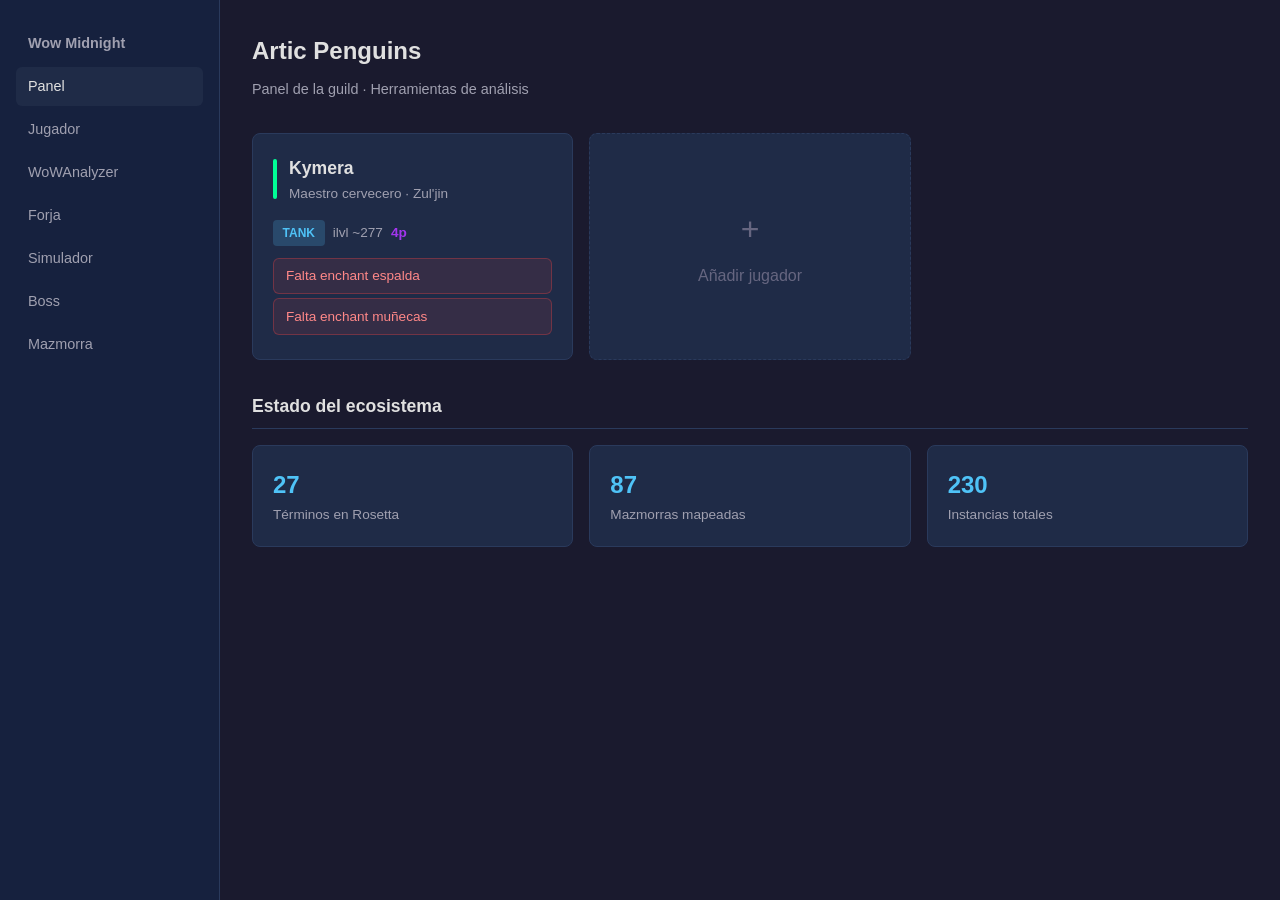
<file: pizarra/index.html>
<!DOCTYPE html>
<html lang="es">
<head>
  <meta charset="UTF-8">
  <meta name="viewport" content="width=device-width, initial-scale=1.0">
  <title>Pizarra - Wow Midnight</title>
  <link rel="stylesheet" href="css/pizarra.css">
</head>
<body>
  <div class="layout">
    <nav class="nav-lateral">
      <a href="index.html" class="nav-logo">Wow Midnight</a>
      <a href="index.html" class="activo">Panel</a>
      <a href="jugador.html">Jugador</a>
      <a href="wowanalyzer.html">WoWAnalyzer</a>
      <a href="forja.html">Forja</a>
      <a href="simulador.html">Simulador</a>
      <a href="boss.html">Boss</a>
      <a href="mazmorra.html">Mazmorra</a>
    </nav>

    <main class="contenido" id="app">
      <h1 class="titulo-pagina">Artic Penguins</h1>
      <p class="subtitulo">Panel de la guild &middot; Herramientas de an&aacute;lisis</p>

      <div class="grid-tarjetas" id="tarjetas">
        <!-- Se llena con JS -->
      </div>

      <div class="seccion" style="margin-top:2rem;">
        <h2 class="seccion-titulo">Estado del ecosistema</h2>
        <div style="display:grid; grid-template-columns:1fr 1fr 1fr; gap:1rem;">
          <div class="tarjeta">
            <div style="color:var(--accent);font-size:1.5rem;font-weight:700;" id="n-terminos">-</div>
            <div style="color:var(--text-secondary);font-size:0.85rem;">T&eacute;rminos en Rosetta</div>
          </div>
          <div class="tarjeta">
            <div style="color:var(--accent);font-size:1.5rem;font-weight:700;" id="n-mazmorras">-</div>
            <div style="color:var(--text-secondary);font-size:0.85rem;">Mazmorras mapeadas</div>
          </div>
          <div class="tarjeta">
            <div style="color:var(--accent);font-size:1.5rem;font-weight:700;" id="n-instancias">-</div>
            <div style="color:var(--text-secondary);font-size:0.85rem;">Instancias totales</div>
          </div>
        </div>
      </div>
    </main>
  </div>

  <script src="js/datos.js"></script>
  <script>
    // Datos de jugadores conocidos (se irá ampliando)
    const JUGADORES = [
      {
        nombre: 'Kymera',
        clase: 'Monje',
        spec: 'Maestro cervecero',
        rol: 'TANK',
        servidor: "Zul'jin",
        ilvl: '~277',
        tier: '4p',
        alertas: ['Falta enchant espalda', 'Falta enchant muñecas'],
        link: 'jugador.html?nombre=kymera'
      }
    ];

    function renderTarjetas() {
      const container = document.getElementById('tarjetas');
      let html = '';

      JUGADORES.forEach(j => {
        const colorTag = j.rol === 'TANK' ? 'tag-tank' : j.rol === 'HEALER' ? 'tag-healer' : 'tag-dps';
        const alertasHtml = j.alertas.length > 0
          ? `<div style="margin-top:0.75rem;">${j.alertas.map(a => `<div class="alerta" style="margin-bottom:0.25rem;padding:0.4rem 0.75rem;">${a}</div>`).join('')}</div>`
          : '';

        html += `
          <a href="${j.link}" class="tarjeta" style="text-decoration:none;color:inherit;">
            <div class="tarjeta-header">
              <div class="clase-indicator" style="background:${colorClase(j.clase)};"></div>
              <div>
                <div class="tarjeta-nombre">${j.nombre}</div>
                <div class="tarjeta-spec">${j.spec} &middot; ${j.servidor}</div>
              </div>
            </div>
            <div style="display:flex;gap:0.5rem;align-items:center;">
              <span class="tag ${colorTag}">${j.rol}</span>
              <span style="color:var(--text-secondary);font-size:0.85rem;">ilvl ${j.ilvl}</span>
              <span style="color:var(--epic);font-size:0.85rem;font-weight:600;">${j.tier}</span>
            </div>
            ${alertasHtml}
          </a>
        `;
      });

      // Placeholder para añadir más jugadores
      html += `
        <div class="tarjeta" style="display:flex;align-items:center;justify-content:center;border-style:dashed;color:var(--text-muted);">
          <div style="text-align:center;">
            <div style="font-size:2rem;margin-bottom:0.5rem;">+</div>
            <div>A&ntilde;adir jugador</div>
          </div>
        </div>
      `;

      container.innerHTML = html;
    }

    async function renderStats() {
      const mazmorras = await cargarJSON(RUTAS.mazmorras);
      const instancias = await cargarJSON(RUTAS.instancias);
      const stats = await cargarJSON(RUTAS.rosettaStats);

      if (mazmorras) {
        document.getElementById('n-mazmorras').textContent = mazmorras.mazmorras?.length || 0;
      }
      if (instancias) {
        document.getElementById('n-instancias').textContent = instancias.instancias?.length || 0;
      }
      if (stats) {
        document.getElementById('n-terminos').textContent = stats.terminos?.length || 0;
      }
    }

    renderTarjetas();
    renderStats();
  </script>
</body>
</html>
</file>
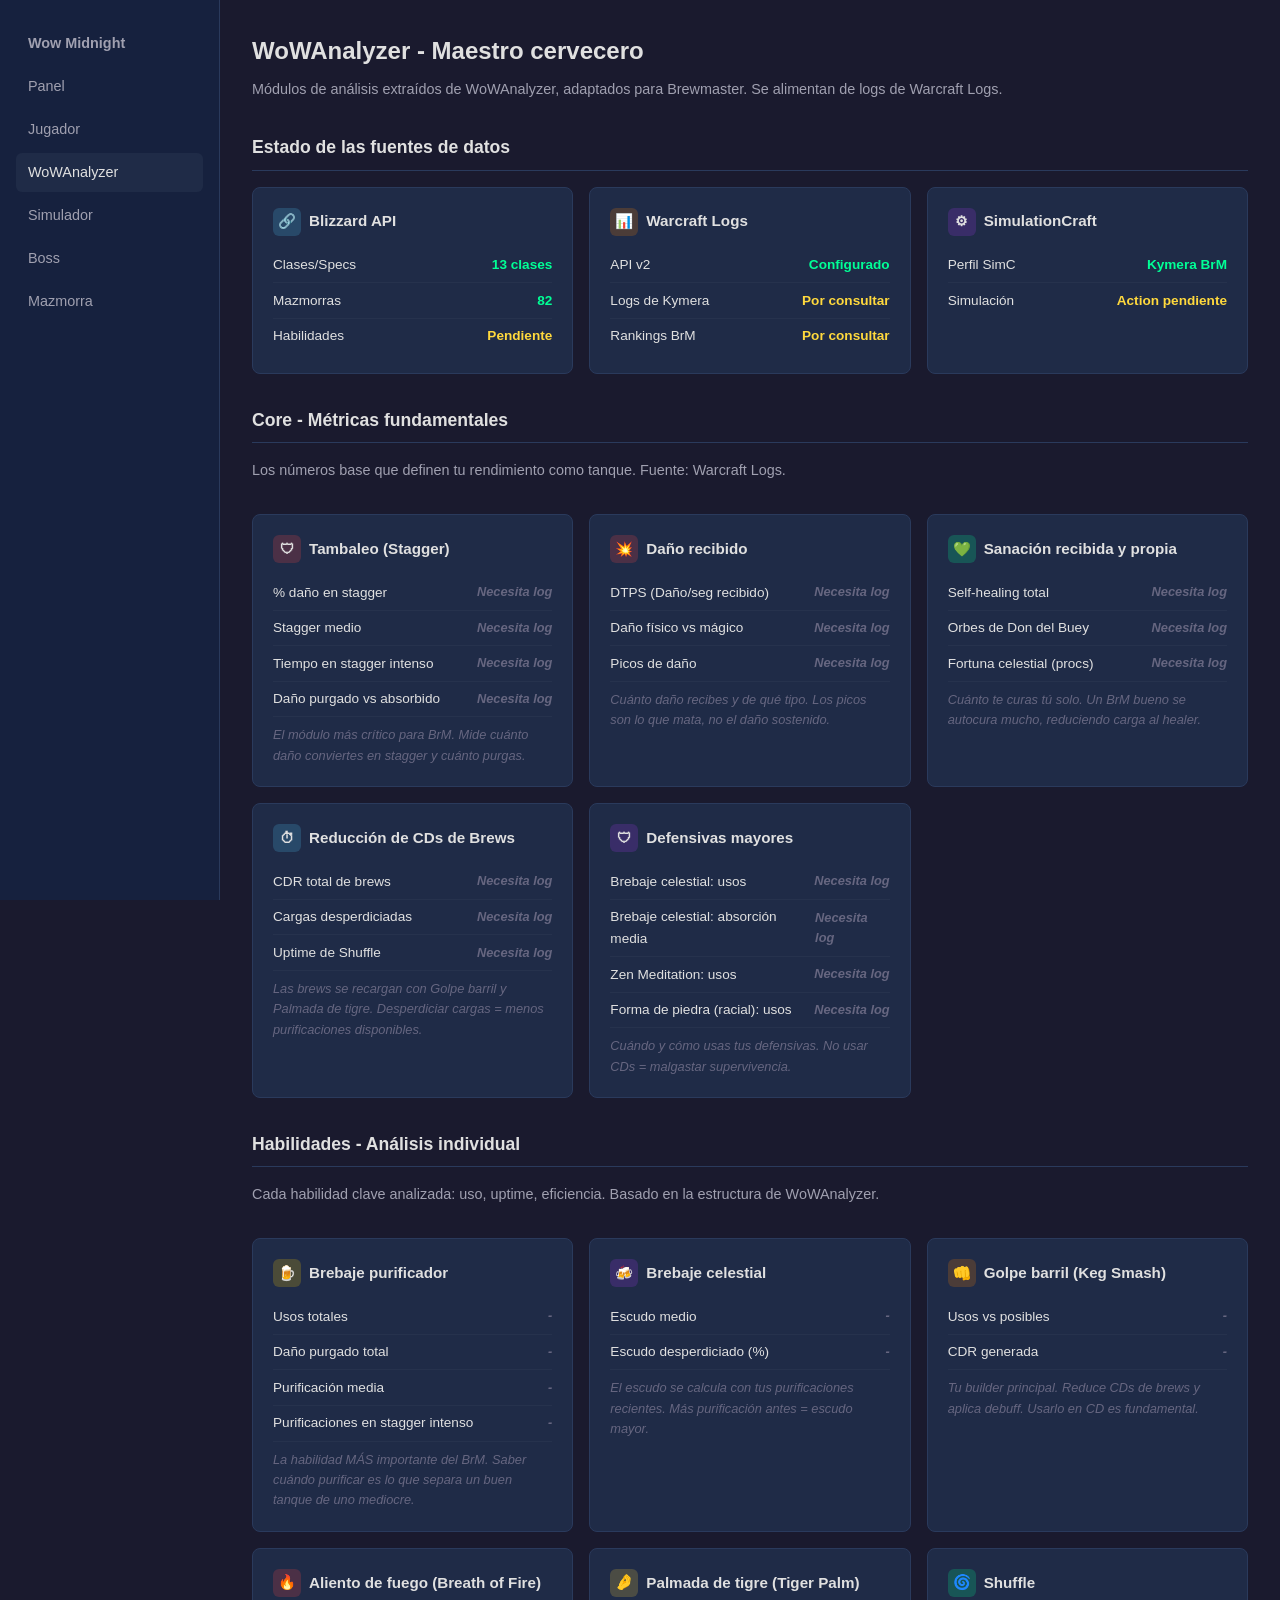
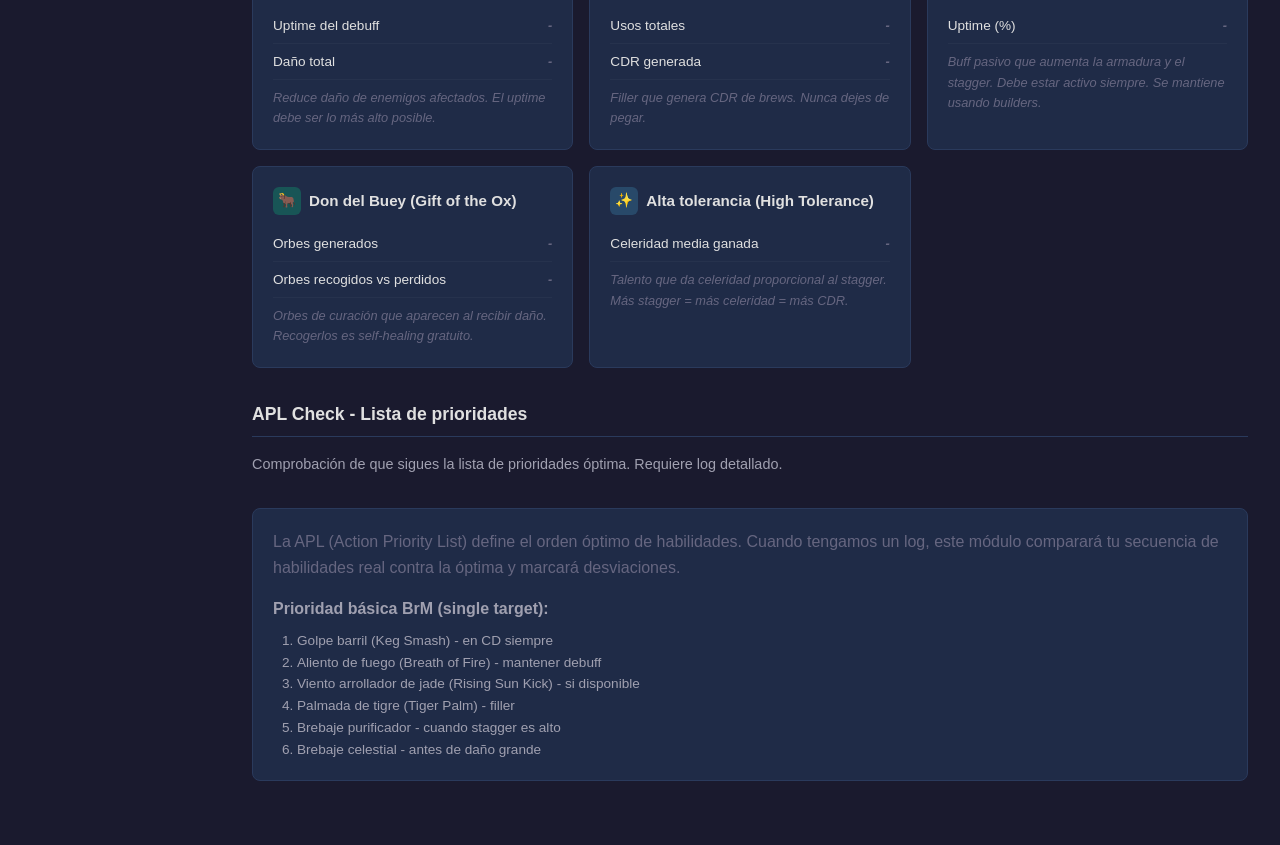
<file: pizarra/wowanalyzer.html>
<!DOCTYPE html>
<html lang="es">
<head>
  <meta charset="UTF-8">
  <meta name="viewport" content="width=device-width, initial-scale=1.0">
  <title>WoWAnalyzer - Pizarra</title>
  <link rel="stylesheet" href="css/pizarra.css">
</head>
<body>
  <div class="layout">
    <nav class="nav-lateral">
      <a href="index.html" class="nav-logo">Wow Midnight</a>
      <a href="index.html">Panel</a>
      <a href="jugador.html">Jugador</a>
      <a href="wowanalyzer.html" class="activo">WoWAnalyzer</a>
      <a href="simulador.html">Simulador</a>
      <a href="boss.html">Boss</a>
      <a href="mazmorra.html">Mazmorra</a>
    </nav>

    <main class="contenido">
      <h1 class="titulo-pagina">WoWAnalyzer - Maestro cervecero</h1>
      <p class="subtitulo">M&oacute;dulos de an&aacute;lisis extra&iacute;dos de WoWAnalyzer, adaptados para Brewmaster. Se alimentan de logs de Warcraft Logs.</p>

      <!-- Estado de conexiones -->
      <div class="seccion">
        <h2 class="seccion-titulo">Estado de las fuentes de datos</h2>
        <div style="display:grid; grid-template-columns:repeat(3, 1fr); gap:1rem;">
          <div class="tarjeta">
            <div class="analyzer-modulo-titulo">
              <div class="analyzer-modulo-icon" style="background:rgba(79,195,247,0.2);">&#x1f517;</div>
              Blizzard API
            </div>
            <div class="analyzer-metrica">
              <span>Clases/Specs</span>
              <span class="analyzer-valor estado-conectado">13 clases</span>
            </div>
            <div class="analyzer-metrica">
              <span>Mazmorras</span>
              <span class="analyzer-valor estado-conectado">82</span>
            </div>
            <div class="analyzer-metrica">
              <span>Habilidades</span>
              <span class="analyzer-valor estado-pendiente">Pendiente</span>
            </div>
          </div>
          <div class="tarjeta">
            <div class="analyzer-modulo-titulo">
              <div class="analyzer-modulo-icon" style="background:rgba(255,128,0,0.2);">&#x1f4ca;</div>
              Warcraft Logs
            </div>
            <div class="analyzer-metrica">
              <span>API v2</span>
              <span class="analyzer-valor estado-conectado">Configurado</span>
            </div>
            <div class="analyzer-metrica">
              <span>Logs de Kymera</span>
              <span class="analyzer-valor estado-pendiente">Por consultar</span>
            </div>
            <div class="analyzer-metrica">
              <span>Rankings BrM</span>
              <span class="analyzer-valor estado-pendiente">Por consultar</span>
            </div>
          </div>
          <div class="tarjeta">
            <div class="analyzer-modulo-titulo">
              <div class="analyzer-modulo-icon" style="background:rgba(163,53,238,0.2);">&#x2699;</div>
              SimulationCraft
            </div>
            <div class="analyzer-metrica">
              <span>Perfil SimC</span>
              <span class="analyzer-valor estado-conectado">Kymera BrM</span>
            </div>
            <div class="analyzer-metrica">
              <span>Simulaci&oacute;n</span>
              <span class="analyzer-valor estado-pendiente">Action pendiente</span>
            </div>
          </div>
        </div>
      </div>

      <!-- MÓDULOS DE ANÁLISIS: CORE -->
      <div class="seccion">
        <h2 class="seccion-titulo">Core - M&eacute;tricas fundamentales</h2>
        <p class="subtitulo">Los n&uacute;meros base que definen tu rendimiento como tanque. Fuente: Warcraft Logs.</p>
        <div class="analyzer-grid">

          <div class="analyzer-modulo">
            <div class="analyzer-modulo-titulo">
              <div class="analyzer-modulo-icon" style="background:rgba(255,68,68,0.2);">&#x1f6e1;</div>
              Tambaleo (Stagger)
            </div>
            <div class="analyzer-metrica">
              <span>% da&ntilde;o en stagger</span>
              <span class="analyzer-valor analyzer-pendiente">Necesita log</span>
            </div>
            <div class="analyzer-metrica">
              <span>Stagger medio</span>
              <span class="analyzer-valor analyzer-pendiente">Necesita log</span>
            </div>
            <div class="analyzer-metrica">
              <span>Tiempo en stagger intenso</span>
              <span class="analyzer-valor analyzer-pendiente">Necesita log</span>
            </div>
            <div class="analyzer-metrica">
              <span>Da&ntilde;o purgado vs absorbido</span>
              <span class="analyzer-valor analyzer-pendiente">Necesita log</span>
            </div>
            <p class="analyzer-pendiente" style="margin-top:0.5rem;">El m&oacute;dulo m&aacute;s cr&iacute;tico para BrM. Mide cu&aacute;nto da&ntilde;o conviertes en stagger y cu&aacute;nto purgas.</p>
          </div>

          <div class="analyzer-modulo">
            <div class="analyzer-modulo-titulo">
              <div class="analyzer-modulo-icon" style="background:rgba(255,68,68,0.2);">&#x1f4a5;</div>
              Da&ntilde;o recibido
            </div>
            <div class="analyzer-metrica">
              <span>DTPS (Da&ntilde;o/seg recibido)</span>
              <span class="analyzer-valor analyzer-pendiente">Necesita log</span>
            </div>
            <div class="analyzer-metrica">
              <span>Da&ntilde;o f&iacute;sico vs m&aacute;gico</span>
              <span class="analyzer-valor analyzer-pendiente">Necesita log</span>
            </div>
            <div class="analyzer-metrica">
              <span>Picos de da&ntilde;o</span>
              <span class="analyzer-valor analyzer-pendiente">Necesita log</span>
            </div>
            <p class="analyzer-pendiente" style="margin-top:0.5rem;">Cu&aacute;nto da&ntilde;o recibes y de qu&eacute; tipo. Los picos son lo que mata, no el da&ntilde;o sostenido.</p>
          </div>

          <div class="analyzer-modulo">
            <div class="analyzer-modulo-titulo">
              <div class="analyzer-modulo-icon" style="background:rgba(0,255,150,0.2);">&#x1f49a;</div>
              Sanaci&oacute;n recibida y propia
            </div>
            <div class="analyzer-metrica">
              <span>Self-healing total</span>
              <span class="analyzer-valor analyzer-pendiente">Necesita log</span>
            </div>
            <div class="analyzer-metrica">
              <span>Orbes de Don del Buey</span>
              <span class="analyzer-valor analyzer-pendiente">Necesita log</span>
            </div>
            <div class="analyzer-metrica">
              <span>Fortuna celestial (procs)</span>
              <span class="analyzer-valor analyzer-pendiente">Necesita log</span>
            </div>
            <p class="analyzer-pendiente" style="margin-top:0.5rem;">Cu&aacute;nto te curas t&uacute; solo. Un BrM bueno se autocura mucho, reduciendo carga al healer.</p>
          </div>

          <div class="analyzer-modulo">
            <div class="analyzer-modulo-titulo">
              <div class="analyzer-modulo-icon" style="background:rgba(79,195,247,0.2);">&#x23f1;</div>
              Reducci&oacute;n de CDs de Brews
            </div>
            <div class="analyzer-metrica">
              <span>CDR total de brews</span>
              <span class="analyzer-valor analyzer-pendiente">Necesita log</span>
            </div>
            <div class="analyzer-metrica">
              <span>Cargas desperdiciadas</span>
              <span class="analyzer-valor analyzer-pendiente">Necesita log</span>
            </div>
            <div class="analyzer-metrica">
              <span>Uptime de Shuffle</span>
              <span class="analyzer-valor analyzer-pendiente">Necesita log</span>
            </div>
            <p class="analyzer-pendiente" style="margin-top:0.5rem;">Las brews se recargan con Golpe barril y Palmada de tigre. Desperdiciar cargas = menos purificaciones disponibles.</p>
          </div>

          <div class="analyzer-modulo">
            <div class="analyzer-modulo-titulo">
              <div class="analyzer-modulo-icon" style="background:rgba(163,53,238,0.2);">&#x1f6e1;</div>
              Defensivas mayores
            </div>
            <div class="analyzer-metrica">
              <span>Brebaje celestial: usos</span>
              <span class="analyzer-valor analyzer-pendiente">Necesita log</span>
            </div>
            <div class="analyzer-metrica">
              <span>Brebaje celestial: absorci&oacute;n media</span>
              <span class="analyzer-valor analyzer-pendiente">Necesita log</span>
            </div>
            <div class="analyzer-metrica">
              <span>Zen Meditation: usos</span>
              <span class="analyzer-valor analyzer-pendiente">Necesita log</span>
            </div>
            <div class="analyzer-metrica">
              <span>Forma de piedra (racial): usos</span>
              <span class="analyzer-valor analyzer-pendiente">Necesita log</span>
            </div>
            <p class="analyzer-pendiente" style="margin-top:0.5rem;">Cu&aacute;ndo y c&oacute;mo usas tus defensivas. No usar CDs = malgastar supervivencia.</p>
          </div>

        </div>
      </div>

      <!-- MÓDULOS: HABILIDADES -->
      <div class="seccion">
        <h2 class="seccion-titulo">Habilidades - An&aacute;lisis individual</h2>
        <p class="subtitulo">Cada habilidad clave analizada: uso, uptime, eficiencia. Basado en la estructura de WoWAnalyzer.</p>
        <div class="analyzer-grid">

          <div class="analyzer-modulo">
            <div class="analyzer-modulo-titulo">
              <div class="analyzer-modulo-icon" style="background:rgba(255,204,0,0.2);">&#x1f37a;</div>
              Brebaje purificador
            </div>
            <div class="analyzer-metrica">
              <span>Usos totales</span>
              <span class="analyzer-valor analyzer-pendiente">-</span>
            </div>
            <div class="analyzer-metrica">
              <span>Da&ntilde;o purgado total</span>
              <span class="analyzer-valor analyzer-pendiente">-</span>
            </div>
            <div class="analyzer-metrica">
              <span>Purificaci&oacute;n media</span>
              <span class="analyzer-valor analyzer-pendiente">-</span>
            </div>
            <div class="analyzer-metrica">
              <span>Purificaciones en stagger intenso</span>
              <span class="analyzer-valor analyzer-pendiente">-</span>
            </div>
            <p class="analyzer-pendiente" style="margin-top:0.5rem;">La habilidad MÁS importante del BrM. Saber cuándo purificar es lo que separa un buen tanque de uno mediocre.</p>
          </div>

          <div class="analyzer-modulo">
            <div class="analyzer-modulo-titulo">
              <div class="analyzer-modulo-icon" style="background:rgba(163,53,238,0.2);">&#x1f37b;</div>
              Brebaje celestial
            </div>
            <div class="analyzer-metrica">
              <span>Escudo medio</span>
              <span class="analyzer-valor analyzer-pendiente">-</span>
            </div>
            <div class="analyzer-metrica">
              <span>Escudo desperdiciado (%)</span>
              <span class="analyzer-valor analyzer-pendiente">-</span>
            </div>
            <p class="analyzer-pendiente" style="margin-top:0.5rem;">El escudo se calcula con tus purificaciones recientes. M&aacute;s purificaci&oacute;n antes = escudo mayor.</p>
          </div>

          <div class="analyzer-modulo">
            <div class="analyzer-modulo-titulo">
              <div class="analyzer-modulo-icon" style="background:rgba(255,128,0,0.2);">&#x1f44a;</div>
              Golpe barril (Keg Smash)
            </div>
            <div class="analyzer-metrica">
              <span>Usos vs posibles</span>
              <span class="analyzer-valor analyzer-pendiente">-</span>
            </div>
            <div class="analyzer-metrica">
              <span>CDR generada</span>
              <span class="analyzer-valor analyzer-pendiente">-</span>
            </div>
            <p class="analyzer-pendiente" style="margin-top:0.5rem;">Tu builder principal. Reduce CDs de brews y aplica debuff. Usarlo en CD es fundamental.</p>
          </div>

          <div class="analyzer-modulo">
            <div class="analyzer-modulo-titulo">
              <div class="analyzer-modulo-icon" style="background:rgba(255,68,68,0.2);">&#x1f525;</div>
              Aliento de fuego (Breath of Fire)
            </div>
            <div class="analyzer-metrica">
              <span>Uptime del debuff</span>
              <span class="analyzer-valor analyzer-pendiente">-</span>
            </div>
            <div class="analyzer-metrica">
              <span>Da&ntilde;o total</span>
              <span class="analyzer-valor analyzer-pendiente">-</span>
            </div>
            <p class="analyzer-pendiente" style="margin-top:0.5rem;">Reduce da&ntilde;o de enemigos afectados. El uptime debe ser lo m&aacute;s alto posible.</p>
          </div>

          <div class="analyzer-modulo">
            <div class="analyzer-modulo-titulo">
              <div class="analyzer-modulo-icon" style="background:rgba(255,209,61,0.2);">&#x1f90c;</div>
              Palmada de tigre (Tiger Palm)
            </div>
            <div class="analyzer-metrica">
              <span>Usos totales</span>
              <span class="analyzer-valor analyzer-pendiente">-</span>
            </div>
            <div class="analyzer-metrica">
              <span>CDR generada</span>
              <span class="analyzer-valor analyzer-pendiente">-</span>
            </div>
            <p class="analyzer-pendiente" style="margin-top:0.5rem;">Filler que genera CDR de brews. Nunca dejes de pegar.</p>
          </div>

          <div class="analyzer-modulo">
            <div class="analyzer-modulo-titulo">
              <div class="analyzer-modulo-icon" style="background:rgba(0,255,150,0.2);">&#x1f300;</div>
              Shuffle
            </div>
            <div class="analyzer-metrica">
              <span>Uptime (%)</span>
              <span class="analyzer-valor analyzer-pendiente">-</span>
            </div>
            <p class="analyzer-pendiente" style="margin-top:0.5rem;">Buff pasivo que aumenta la armadura y el stagger. Debe estar activo siempre. Se mantiene usando builders.</p>
          </div>

          <div class="analyzer-modulo">
            <div class="analyzer-modulo-titulo">
              <div class="analyzer-modulo-icon" style="background:rgba(0,255,150,0.2);">&#x1f402;</div>
              Don del Buey (Gift of the Ox)
            </div>
            <div class="analyzer-metrica">
              <span>Orbes generados</span>
              <span class="analyzer-valor analyzer-pendiente">-</span>
            </div>
            <div class="analyzer-metrica">
              <span>Orbes recogidos vs perdidos</span>
              <span class="analyzer-valor analyzer-pendiente">-</span>
            </div>
            <p class="analyzer-pendiente" style="margin-top:0.5rem;">Orbes de curaci&oacute;n que aparecen al recibir da&ntilde;o. Recogerlos es self-healing gratuito.</p>
          </div>

          <div class="analyzer-modulo">
            <div class="analyzer-modulo-titulo">
              <div class="analyzer-modulo-icon" style="background:rgba(79,195,247,0.2);">&#x2728;</div>
              Alta tolerancia (High Tolerance)
            </div>
            <div class="analyzer-metrica">
              <span>Celeridad media ganada</span>
              <span class="analyzer-valor analyzer-pendiente">-</span>
            </div>
            <p class="analyzer-pendiente" style="margin-top:0.5rem;">Talento que da celeridad proporcional al stagger. M&aacute;s stagger = m&aacute;s celeridad = m&aacute;s CDR.</p>
          </div>

        </div>
      </div>

      <!-- APL CHECK -->
      <div class="seccion">
        <h2 class="seccion-titulo">APL Check - Lista de prioridades</h2>
        <p class="subtitulo">Comprobaci&oacute;n de que sigues la lista de prioridades &oacute;ptima. Requiere log detallado.</p>
        <div class="tarjeta">
          <p style="color:var(--text-muted);">La APL (Action Priority List) define el orden &oacute;ptimo de habilidades. Cuando tengamos un log,
          este m&oacute;dulo comparar&aacute; tu secuencia de habilidades real contra la &oacute;ptima y marcar&aacute; desviaciones.</p>
          <div style="margin-top:1rem;">
            <strong style="color:var(--text-secondary);">Prioridad b&aacute;sica BrM (single target):</strong>
            <ol style="margin-top:0.5rem; color:var(--text-secondary); font-size:0.85rem; padding-left:1.5rem;">
              <li>Golpe barril (Keg Smash) - en CD siempre</li>
              <li>Aliento de fuego (Breath of Fire) - mantener debuff</li>
              <li>Viento arrollador de jade (Rising Sun Kick) - si disponible</li>
              <li>Palmada de tigre (Tiger Palm) - filler</li>
              <li>Brebaje purificador - cuando stagger es alto</li>
              <li>Brebaje celestial - antes de da&ntilde;o grande</li>
            </ol>
          </div>
        </div>
      </div>

    </main>
  </div>
</body>
</html>
</file>
<file: pizarra/css/pizarra.css>
:root {
  /* Base */
  --bg-primary: #1a1a2e;
  --bg-secondary: #16213e;
  --bg-card: #1f2b47;
  --bg-card-hover: #253555;
  --text-primary: #e0e0e0;
  --text-secondary: #a0a0b0;
  --text-muted: #666680;
  --border: #2a3a5c;
  --accent: #4fc3f7;

  /* Calidad de objeto */
  --poor: #9d9d9d;
  --common: #ffffff;
  --uncommon: #1eff00;
  --rare: #0070dd;
  --epic: #a335ee;
  --legendary: #ff8000;

  /* Clases WoW */
  --clase-guerrero: #C79C6E;
  --clase-paladin: #F58CBA;
  --clase-cazador: #ABD473;
  --clase-picaro: #FFF569;
  --clase-sacerdote: #FFFFFF;
  --clase-dk: #C41F3B;
  --clase-chaman: #0070DE;
  --clase-mago: #69CCF0;
  --clase-brujo: #9482C9;
  --clase-monje: #00FF96;
  --clase-druida: #FF7D0A;
  --clase-dh: #A330C9;
  --clase-evocador: #33937F;

  /* Stagger */
  --stagger-leve: #00ff96;
  --stagger-moderado: #ffcc00;
  --stagger-intenso: #ff4444;

  /* Stats */
  --stat-crit: #ff6b6b;
  --stat-haste: #ffd93d;
  --stat-mastery: #6bcb77;
  --stat-vers: #4d96ff;

  /* Parse colors (WCL) */
  --parse-gris: #666666;
  --parse-verde: #1eff00;
  --parse-azul: #0070dd;
  --parse-morado: #a335ee;
  --parse-naranja: #ff8000;
  --parse-rosa: #e268a8;
  --parse-oro: #e5cc80;
}

* {
  box-sizing: border-box;
  margin: 0;
  padding: 0;
}

body {
  font-family: -apple-system, BlinkMacSystemFont, 'Segoe UI', Roboto, sans-serif;
  background: var(--bg-primary);
  color: var(--text-primary);
  line-height: 1.6;
  min-height: 100vh;
}

/* Layout */
.layout {
  display: grid;
  grid-template-columns: 220px 1fr;
  min-height: 100vh;
}

/* Navegación lateral */
.nav-lateral {
  background: var(--bg-secondary);
  border-right: 1px solid var(--border);
  padding: 1.5rem 1rem;
  position: sticky;
  top: 0;
  height: 100vh;
}

.nav-logo {
  font-size: 1.1rem;
  font-weight: 700;
  color: var(--accent);
  margin-bottom: 2rem;
  text-decoration: none;
  display: block;
}

.nav-lateral a {
  display: block;
  padding: 0.5rem 0.75rem;
  color: var(--text-secondary);
  text-decoration: none;
  border-radius: 6px;
  margin-bottom: 0.25rem;
  font-size: 0.9rem;
}

.nav-lateral a:hover,
.nav-lateral a.activo {
  background: var(--bg-card);
  color: var(--text-primary);
}

/* Contenido principal */
.contenido {
  padding: 2rem;
  max-width: 1200px;
}

.titulo-pagina {
  font-size: 1.5rem;
  font-weight: 700;
  margin-bottom: 0.5rem;
}

.subtitulo {
  color: var(--text-secondary);
  margin-bottom: 2rem;
  font-size: 0.9rem;
}

/* Tarjetas */
.grid-tarjetas {
  display: grid;
  grid-template-columns: repeat(auto-fill, minmax(280px, 1fr));
  gap: 1rem;
}

.tarjeta {
  background: var(--bg-card);
  border: 1px solid var(--border);
  border-radius: 8px;
  padding: 1.25rem;
  transition: background 0.2s;
}

.tarjeta:hover {
  background: var(--bg-card-hover);
}

.tarjeta-header {
  display: flex;
  align-items: center;
  gap: 0.75rem;
  margin-bottom: 1rem;
}

.clase-indicator {
  width: 4px;
  height: 40px;
  border-radius: 2px;
}

.tarjeta-nombre {
  font-weight: 600;
  font-size: 1.1rem;
}

.tarjeta-spec {
  color: var(--text-secondary);
  font-size: 0.85rem;
}

/* Tabla de equipo */
.tabla-equipo {
  width: 100%;
  border-collapse: collapse;
  font-size: 0.85rem;
}

.tabla-equipo th {
  text-align: left;
  padding: 0.5rem;
  color: var(--text-secondary);
  border-bottom: 1px solid var(--border);
  font-weight: 500;
}

.tabla-equipo td {
  padding: 0.5rem;
  border-bottom: 1px solid var(--border);
}

.tabla-equipo tr:hover {
  background: var(--bg-card-hover);
}

.ilvl {
  font-weight: 600;
  font-variant-numeric: tabular-nums;
}

.ilvl-alto { color: var(--epic); }
.ilvl-medio { color: var(--rare); }
.ilvl-bajo { color: var(--uncommon); }

.alerta {
  background: rgba(255, 68, 68, 0.1);
  border: 1px solid rgba(255, 68, 68, 0.3);
  border-radius: 6px;
  padding: 0.75rem 1rem;
  margin-bottom: 0.75rem;
  font-size: 0.85rem;
  color: #ff8888;
}

.mejora {
  background: rgba(79, 195, 247, 0.1);
  border: 1px solid rgba(79, 195, 247, 0.3);
  border-radius: 6px;
  padding: 0.75rem 1rem;
  margin-bottom: 0.75rem;
  font-size: 0.85rem;
}

/* Secciones */
.seccion {
  margin-bottom: 2rem;
}

.seccion-titulo {
  font-size: 1.1rem;
  font-weight: 600;
  margin-bottom: 1rem;
  padding-bottom: 0.5rem;
  border-bottom: 1px solid var(--border);
}

/* Gráficas */
.grafica-container {
  background: var(--bg-card);
  border: 1px solid var(--border);
  border-radius: 8px;
  padding: 1.25rem;
  margin-bottom: 1rem;
}

/* Tags */
.tag {
  display: inline-block;
  padding: 0.2rem 0.6rem;
  border-radius: 4px;
  font-size: 0.75rem;
  font-weight: 600;
}

.tag-tank { background: rgba(79, 195, 247, 0.2); color: var(--accent); }
.tag-healer { background: rgba(0, 255, 150, 0.2); color: var(--clase-monje); }
.tag-dps { background: rgba(255, 68, 68, 0.2); color: #ff6b6b; }
.tag-si { background: rgba(0, 255, 150, 0.15); color: #00ff96; }
.tag-no { background: rgba(255, 68, 68, 0.15); color: #ff4444; }

/* Responsive */
@media (max-width: 768px) {
  .layout {
    grid-template-columns: 1fr;
  }
  .nav-lateral {
    position: static;
    height: auto;
    border-right: none;
    border-bottom: 1px solid var(--border);
  }
  .contenido {
    padding: 1rem;
  }
  .dos-columnas {
    grid-template-columns: 1fr;
  }
  .perfil-header {
    flex-direction: column;
    align-items: flex-start;
  }
}

/* ================================
   PERFIL DE JUGADOR
   ================================ */

.perfil-header {
  display: flex;
  align-items: center;
  gap: 1.5rem;
  margin-bottom: 1.5rem;
  padding-bottom: 1.5rem;
  border-bottom: 1px solid var(--border);
}

.avatar-placeholder {
  width: 80px;
  height: 80px;
  border-radius: 12px;
  border: 3px solid;
  background: var(--bg-secondary);
  display: flex;
  flex-direction: column;
  align-items: center;
  justify-content: center;
  position: relative;
}

.avatar-icon {
  font-size: 2rem;
}

.avatar-nivel {
  font-size: 0.65rem;
  color: var(--text-muted);
  position: absolute;
  bottom: 4px;
}

.perfil-nombre {
  font-size: 1.6rem;
  font-weight: 700;
  margin-bottom: 0.15rem;
}

.perfil-detalle {
  color: var(--text-secondary);
  font-size: 0.9rem;
  display: flex;
  align-items: center;
  gap: 0.5rem;
}

.perfil-servidor {
  color: var(--text-muted);
  font-size: 0.85rem;
  margin-top: 0.25rem;
}

.perfil-stats-rapidos {
  margin-left: auto;
  display: flex;
  gap: 1.5rem;
}

.stat-rapido {
  text-align: center;
}

.stat-rapido-num {
  display: block;
  font-size: 1.5rem;
  font-weight: 700;
  color: var(--accent);
}

.stat-rapido-label {
  font-size: 0.75rem;
  color: var(--text-muted);
}

/* Dos columnas */
.dos-columnas {
  display: grid;
  grid-template-columns: 1fr 1fr;
  gap: 2rem;
  align-items: start;
}

/* Tags mini para tabla de equipo */
.tags-cell {
  display: flex;
  gap: 3px;
}

.tag-mini {
  display: inline-flex;
  align-items: center;
  justify-content: center;
  width: 20px;
  height: 20px;
  border-radius: 3px;
  font-size: 0.65rem;
  font-weight: 700;
}

.tag-tier { background: rgba(163, 53, 238, 0.25); color: var(--epic); }
.tag-craft { background: rgba(79, 195, 247, 0.25); color: var(--accent); }
.tag-ench { background: rgba(0, 255, 150, 0.2); color: var(--clase-monje); }
.tag-gem { background: rgba(255, 209, 61, 0.2); color: var(--stat-haste); }

.fila-alerta {
  background: rgba(255, 68, 68, 0.05);
}

.fila-alerta td {
  border-bottom-color: rgba(255, 68, 68, 0.2);
}

.ranura-nombre {
  color: var(--text-secondary);
  font-size: 0.8rem;
  white-space: nowrap;
}

.objeto-nombre {
  font-size: 0.82rem;
}

.leyenda-tags {
  margin-top: 0.75rem;
  font-size: 0.75rem;
  color: var(--text-muted);
  display: flex;
  gap: 0.75rem;
  align-items: center;
}

/* Stagger */
.stagger-niveles {
  display: flex;
  gap: 0.5rem;
}

.stagger-tag {
  padding: 0.3rem 0.75rem;
  border-radius: 4px;
  font-size: 0.8rem;
  font-weight: 600;
}

.stagger-verde { background: rgba(0,255,150,0.15); color: var(--stagger-leve); }
.stagger-amarillo { background: rgba(255,204,0,0.15); color: var(--stagger-moderado); }
.stagger-rojo { background: rgba(255,68,68,0.15); color: var(--stagger-intenso); }

/* Stats prioridad */
.stats-priority {
  display: flex;
  flex-direction: column;
  gap: 0.5rem;
}

.stat-row {
  display: flex;
  align-items: center;
  gap: 0.75rem;
  padding: 0.5rem 0.75rem;
  background: var(--bg-card);
  border-radius: 6px;
}

.stat-rank {
  width: 24px;
  height: 24px;
  border-radius: 50%;
  background: var(--bg-secondary);
  display: flex;
  align-items: center;
  justify-content: center;
  font-size: 0.75rem;
  font-weight: 700;
  color: var(--accent);
  flex-shrink: 0;
}

.stat-name {
  font-weight: 600;
  min-width: 100px;
}

.stat-reason {
  color: var(--text-muted);
  font-size: 0.8rem;
}

.nota-stats {
  margin-top: 0.5rem;
  font-size: 0.8rem;
  color: var(--stat-crit);
  font-style: italic;
}

/* Mejoras numeradas */
.mejora {
  display: flex;
  align-items: flex-start;
  gap: 0.75rem;
}

.mejora-num {
  width: 22px;
  height: 22px;
  border-radius: 50%;
  background: rgba(79, 195, 247, 0.2);
  display: flex;
  align-items: center;
  justify-content: center;
  font-size: 0.75rem;
  font-weight: 700;
  color: var(--accent);
  flex-shrink: 0;
}

/* ================================
   WOWANALYZER
   ================================ */

.analyzer-grid {
  display: grid;
  grid-template-columns: repeat(auto-fill, minmax(300px, 1fr));
  gap: 1rem;
}

.analyzer-modulo {
  background: var(--bg-card);
  border: 1px solid var(--border);
  border-radius: 8px;
  padding: 1.25rem;
}

.analyzer-modulo-titulo {
  font-weight: 600;
  font-size: 0.95rem;
  margin-bottom: 0.75rem;
  display: flex;
  align-items: center;
  gap: 0.5rem;
}

.analyzer-modulo-icon {
  width: 28px;
  height: 28px;
  border-radius: 6px;
  display: flex;
  align-items: center;
  justify-content: center;
  font-size: 0.9rem;
}

.analyzer-metrica {
  display: flex;
  justify-content: space-between;
  align-items: center;
  padding: 0.4rem 0;
  border-bottom: 1px solid rgba(255,255,255,0.03);
  font-size: 0.85rem;
}

.analyzer-metrica:last-child {
  border-bottom: none;
}

.analyzer-valor {
  font-weight: 600;
  font-variant-numeric: tabular-nums;
}

.analyzer-pendiente {
  color: var(--text-muted);
  font-style: italic;
  font-size: 0.8rem;
}

.estado-conectado { color: var(--clase-monje); }
.estado-pendiente { color: var(--stat-haste); }
.estado-sin-datos { color: var(--text-muted); }
</file>
